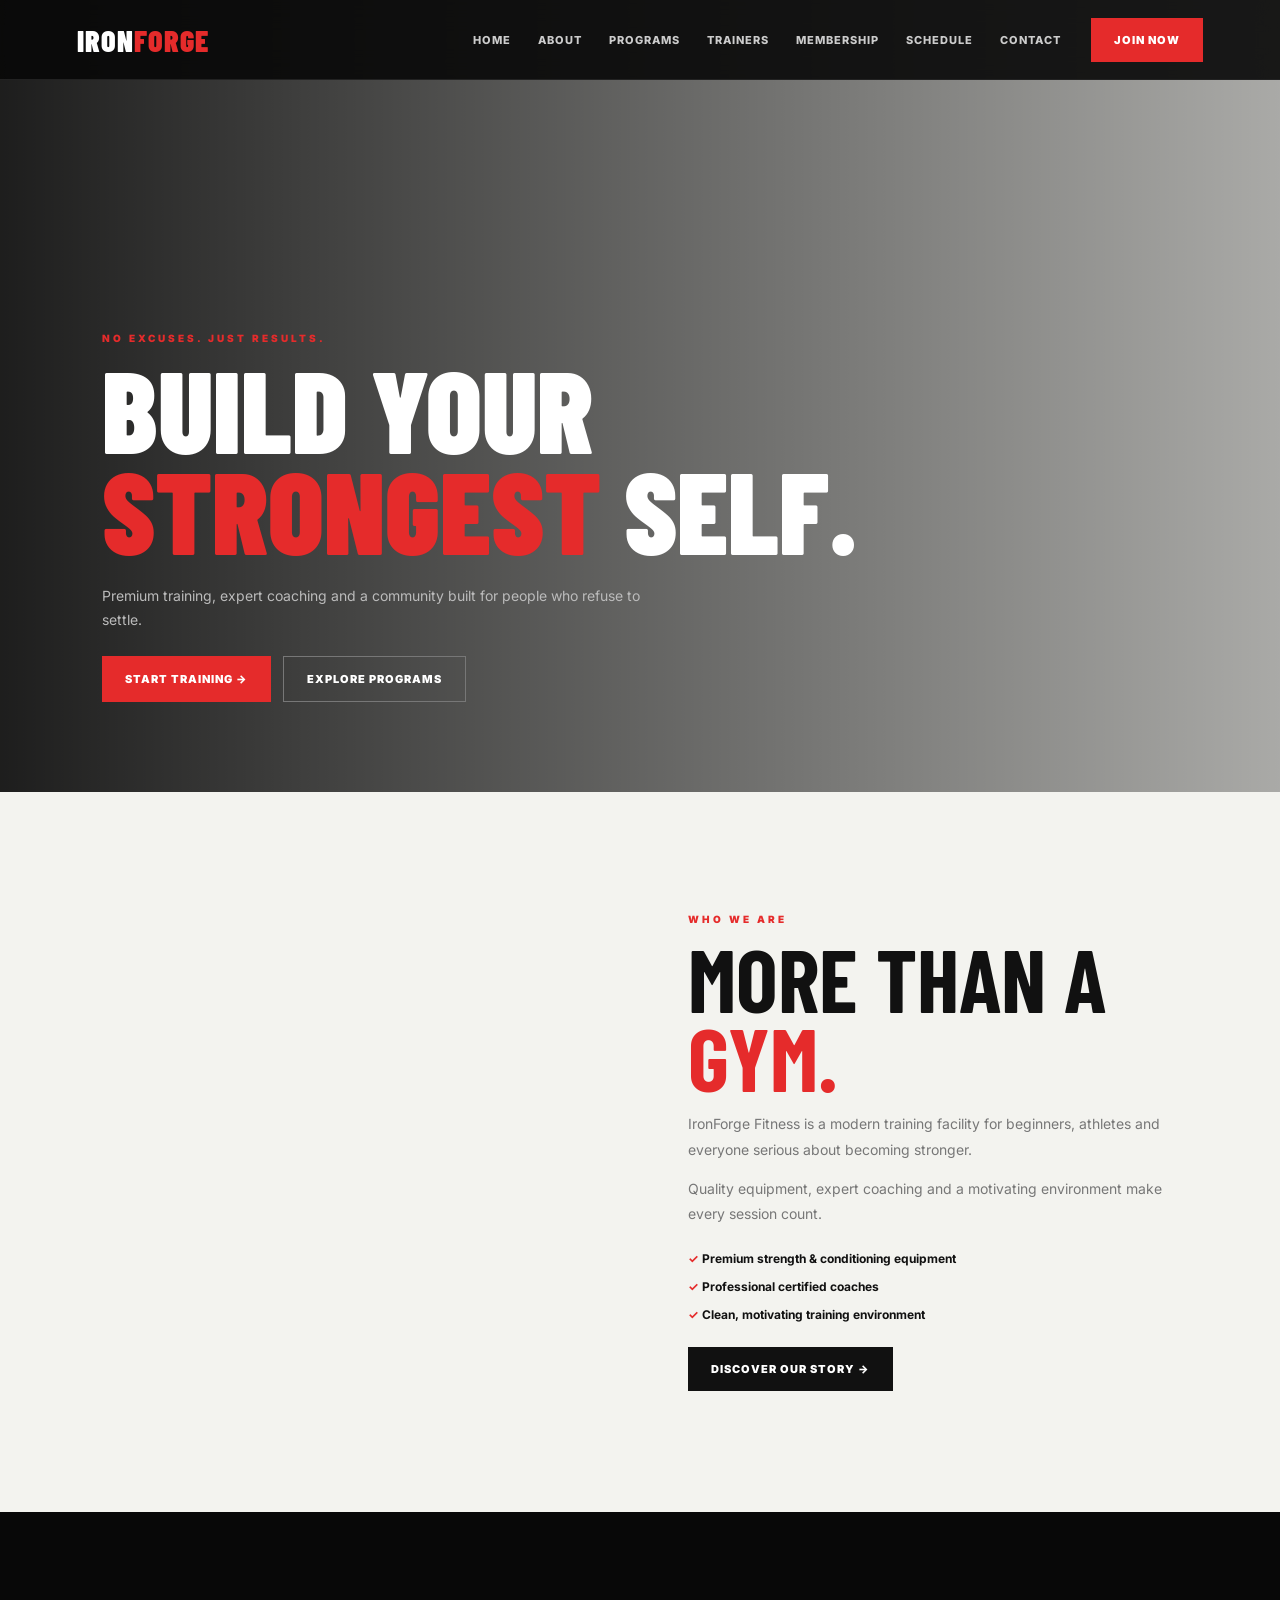
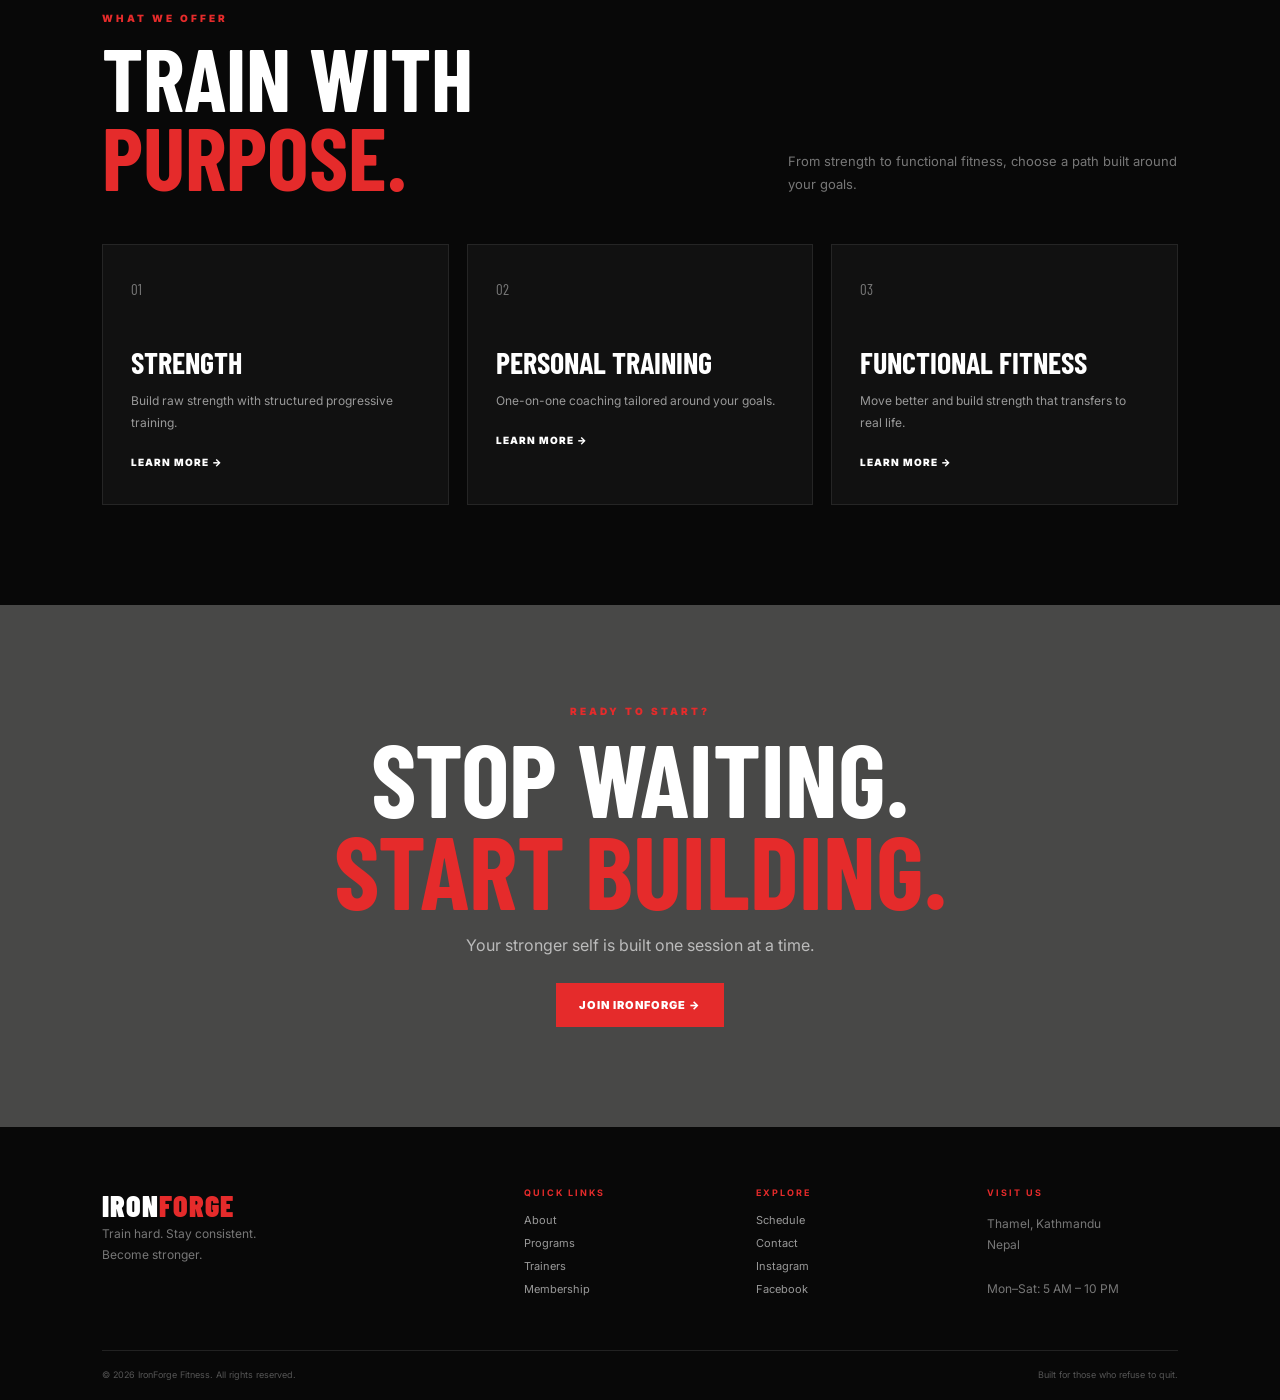
<file: index.html>
<!doctype html><html lang="en"><head><meta charset="UTF-8"><meta name="viewport" content="width=device-width,initial-scale=1.0"><title>Home | IronForge Fitness</title><link rel="preconnect" href="https://fonts.googleapis.com"><link rel="preconnect" href="https://fonts.gstatic.com" crossorigin><link href="https://fonts.googleapis.com/css2?family=Barlow+Condensed:wght@400;500;600;700;800;900&family=Inter:wght@400;500;600;700&display=swap" rel="stylesheet"><link rel="stylesheet" href="style.css"></head><body><header class="header">
<a href="index.html" class="logo">IRON<span>FORGE</span></a>
<button class="menu-toggle" aria-label="Menu"><span></span><span></span><span></span></button>
<nav class="nav">
<a href="index.html">HOME</a><a href="about.html">ABOUT</a><a href="programs.html">PROGRAMS</a><a href="trainers.html">TRAINERS</a><a href="membership.html">MEMBERSHIP</a><a href="schedule.html">SCHEDULE</a><a href="contact.html">CONTACT</a>
</nav><a href="membership.html" class="header-btn">JOIN NOW</a></header><section class="hero" style="--hero:url('https://images.unsplash.com/photo-1581009146145-b5ef050c2e1a?auto=format&fit=crop&w=2200&q=85')"><div class="hero-content reveal"><p class="eyebrow">NO EXCUSES. JUST RESULTS.</p><h1>BUILD YOUR<br><span>STRONGEST</span> SELF.</h1><p>Premium training, expert coaching and a community built for people who refuse to settle.</p><div class="hero-buttons"><a class="btn btn-primary" href="membership.html">START TRAINING →</a><a class="btn btn-outline" href="programs.html">EXPLORE PROGRAMS</a></div></div></section>
<section class="section grid-2"><div class="image reveal" style="--img:url('https://images.unsplash.com/photo-1534438327276-14e5300c3a48?auto=format&fit=crop&w=1200&q=85')"></div><div class="copy reveal"><p class="eyebrow">WHO WE ARE</p><h2>MORE THAN A <span>GYM.</span></h2><p>IronForge Fitness is a modern training facility for beginners, athletes and everyone serious about becoming stronger.</p><p>Quality equipment, expert coaching and a motivating environment make every session count.</p><div class="checks"><div>✓ Premium strength & conditioning equipment</div><div>✓ Professional certified coaches</div><div>✓ Clean, motivating training environment</div></div><a class="btn btn-dark" href="about.html">DISCOVER OUR STORY →</a></div></section>
<section class="section dark"><div class="section-heading reveal"><div><p class="eyebrow">WHAT WE OFFER</p><h2>TRAIN WITH <span>PURPOSE.</span></h2></div><p>From strength to functional fitness, choose a path built around your goals.</p></div><div class="cards"><article class="card reveal"><span class="num">01</span><h3>STRENGTH</h3><p>Build raw strength with structured progressive training.</p><a href="programs.html">LEARN MORE →</a></article><article class="card reveal"><span class="num">02</span><h3>PERSONAL TRAINING</h3><p>One-on-one coaching tailored around your goals.</p><a href="programs.html">LEARN MORE →</a></article><article class="card reveal"><span class="num">03</span><h3>FUNCTIONAL FITNESS</h3><p>Move better and build strength that transfers to real life.</p><a href="programs.html">LEARN MORE →</a></article></div></section>
<section class="cta"><p class="eyebrow">READY TO START?</p><h2>STOP WAITING.<br><span>START BUILDING.</span></h2><p>Your stronger self is built one session at a time.</p><a href="membership.html" class="btn btn-primary">JOIN IRONFORGE →</a></section><footer><div class="footer-grid"><div><a href="index.html" class="logo">IRON<span>FORGE</span></a><p>Train hard. Stay consistent.<br>Become stronger.</p></div><div><h4>QUICK LINKS</h4><a href="about.html">About</a><a href="programs.html">Programs</a><a href="trainers.html">Trainers</a><a href="membership.html">Membership</a></div><div><h4>EXPLORE</h4><a href="schedule.html">Schedule</a><a href="contact.html">Contact</a><a href="#">Instagram</a><a href="#">Facebook</a></div><div><h4>VISIT US</h4><p>Thamel, Kathmandu<br>Nepal<br><br>Mon–Sat: 5 AM – 10 PM</p></div></div><div class="footer-bottom"><span>© 2026 IronForge Fitness. All rights reserved.</span><span>Built for those who refuse to quit.</span></div></footer><script src="script.js"></script></body></html>
</file>
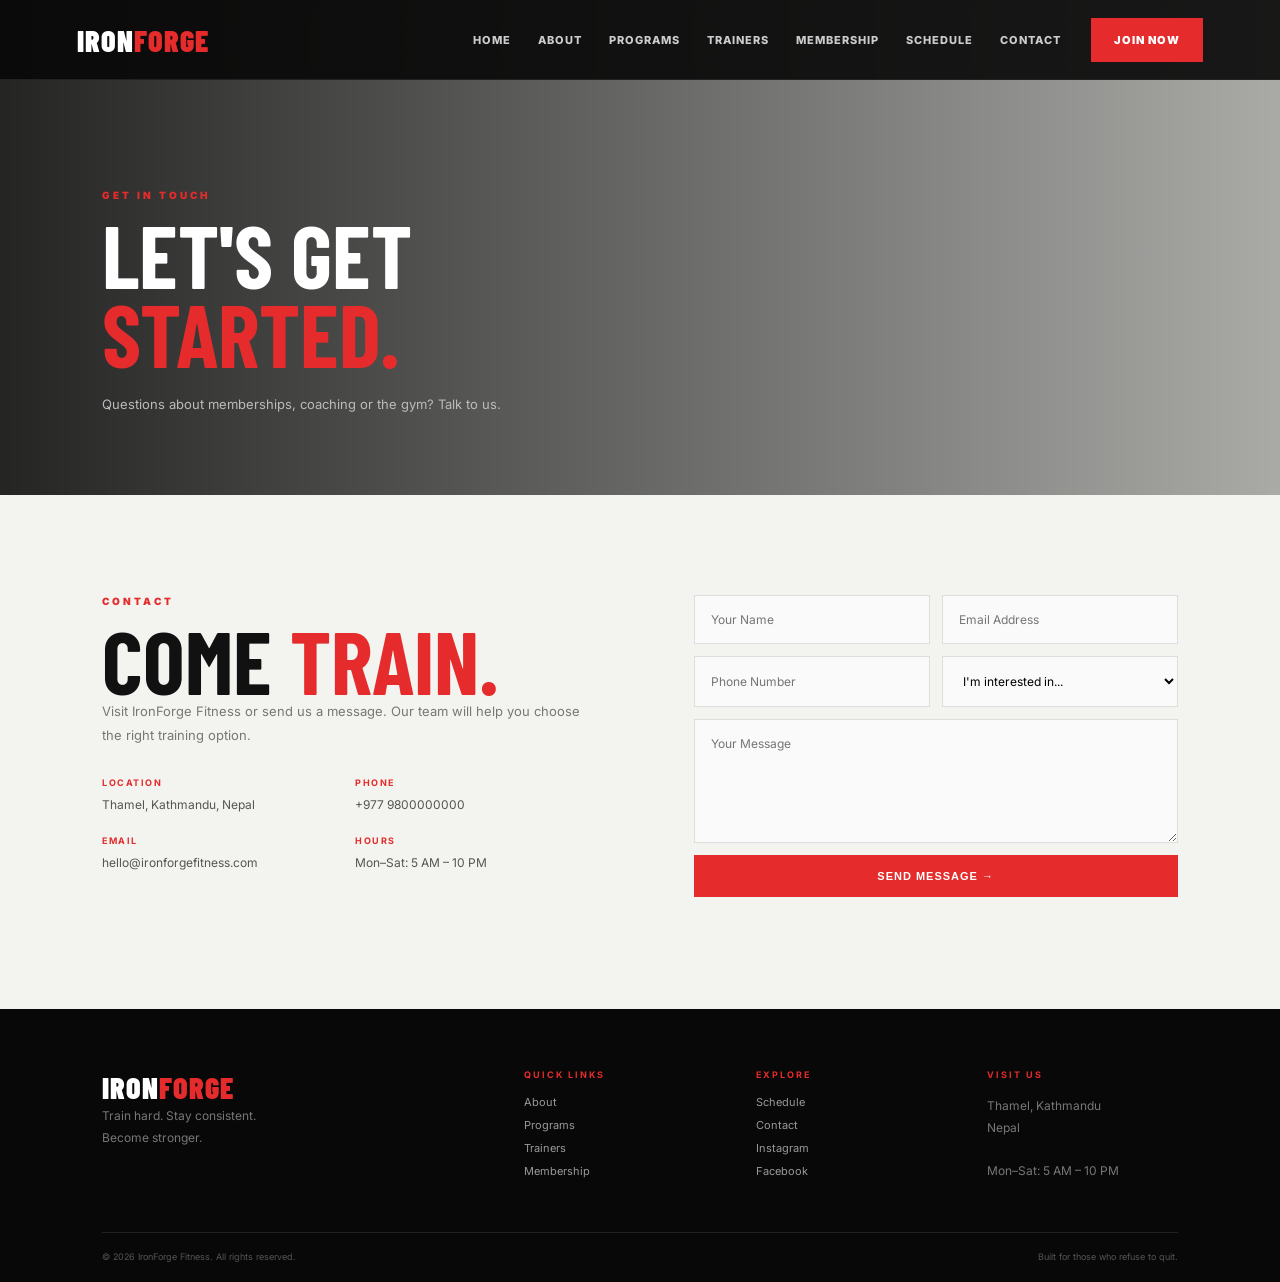
<file: contact.html>
<!doctype html><html lang="en"><head><meta charset="UTF-8"><meta name="viewport" content="width=device-width,initial-scale=1.0"><title>Contact | IronForge Fitness</title><link rel="preconnect" href="https://fonts.googleapis.com"><link rel="preconnect" href="https://fonts.gstatic.com" crossorigin><link href="https://fonts.googleapis.com/css2?family=Barlow+Condensed:wght@400;500;600;700;800;900&family=Inter:wght@400;500;600;700&display=swap" rel="stylesheet"><link rel="stylesheet" href="style.css"></head><body><header class="header">
<a href="index.html" class="logo">IRON<span>FORGE</span></a>
<button class="menu-toggle" aria-label="Menu"><span></span><span></span><span></span></button>
<nav class="nav">
<a href="index.html">HOME</a><a href="about.html">ABOUT</a><a href="programs.html">PROGRAMS</a><a href="trainers.html">TRAINERS</a><a href="membership.html">MEMBERSHIP</a><a href="schedule.html">SCHEDULE</a><a href="contact.html">CONTACT</a>
</nav><a href="membership.html" class="header-btn">JOIN NOW</a></header><section class="page-title" style="--hero:url('https://images.unsplash.com/photo-1546483875-ad9014c88eba?auto=format&fit=crop&w=2200&q=85')"><div><p class="eyebrow">GET IN TOUCH</p><h1>LET'S GET<br><span>STARTED.</span></h1><p>Questions about memberships, coaching or the gym? Talk to us.</p></div></section>
<section class="section form-wrap"><div class="details reveal"><p class="eyebrow">CONTACT</p><h2>COME <span>TRAIN.</span></h2><p>Visit IronForge Fitness or send us a message. Our team will help you choose the right training option.</p><div class="details-list"><div><strong>LOCATION</strong><span>Thamel, Kathmandu, Nepal</span></div><div><strong>PHONE</strong><span>+977 9800000000</span></div><div><strong>EMAIL</strong><span>hello@ironforgefitness.com</span></div><div><strong>HOURS</strong><span>Mon–Sat: 5 AM – 10 PM</span></div></div></div><form class="contact-form reveal" id="contactForm"><input required placeholder="Your Name"><input required type="email" placeholder="Email Address"><input placeholder="Phone Number"><select><option>I'm interested in...</option><option>Gym Membership</option><option>Personal Training</option><option>Group Training</option></select><textarea rows="6" placeholder="Your Message"></textarea><button class="btn btn-primary" type="submit">SEND MESSAGE →</button><p class="message"></p></form></section><footer><div class="footer-grid"><div><a href="index.html" class="logo">IRON<span>FORGE</span></a><p>Train hard. Stay consistent.<br>Become stronger.</p></div><div><h4>QUICK LINKS</h4><a href="about.html">About</a><a href="programs.html">Programs</a><a href="trainers.html">Trainers</a><a href="membership.html">Membership</a></div><div><h4>EXPLORE</h4><a href="schedule.html">Schedule</a><a href="contact.html">Contact</a><a href="#">Instagram</a><a href="#">Facebook</a></div><div><h4>VISIT US</h4><p>Thamel, Kathmandu<br>Nepal<br><br>Mon–Sat: 5 AM – 10 PM</p></div></div><div class="footer-bottom"><span>© 2026 IronForge Fitness. All rights reserved.</span><span>Built for those who refuse to quit.</span></div></footer><script src="script.js"></script></body></html>
</file>
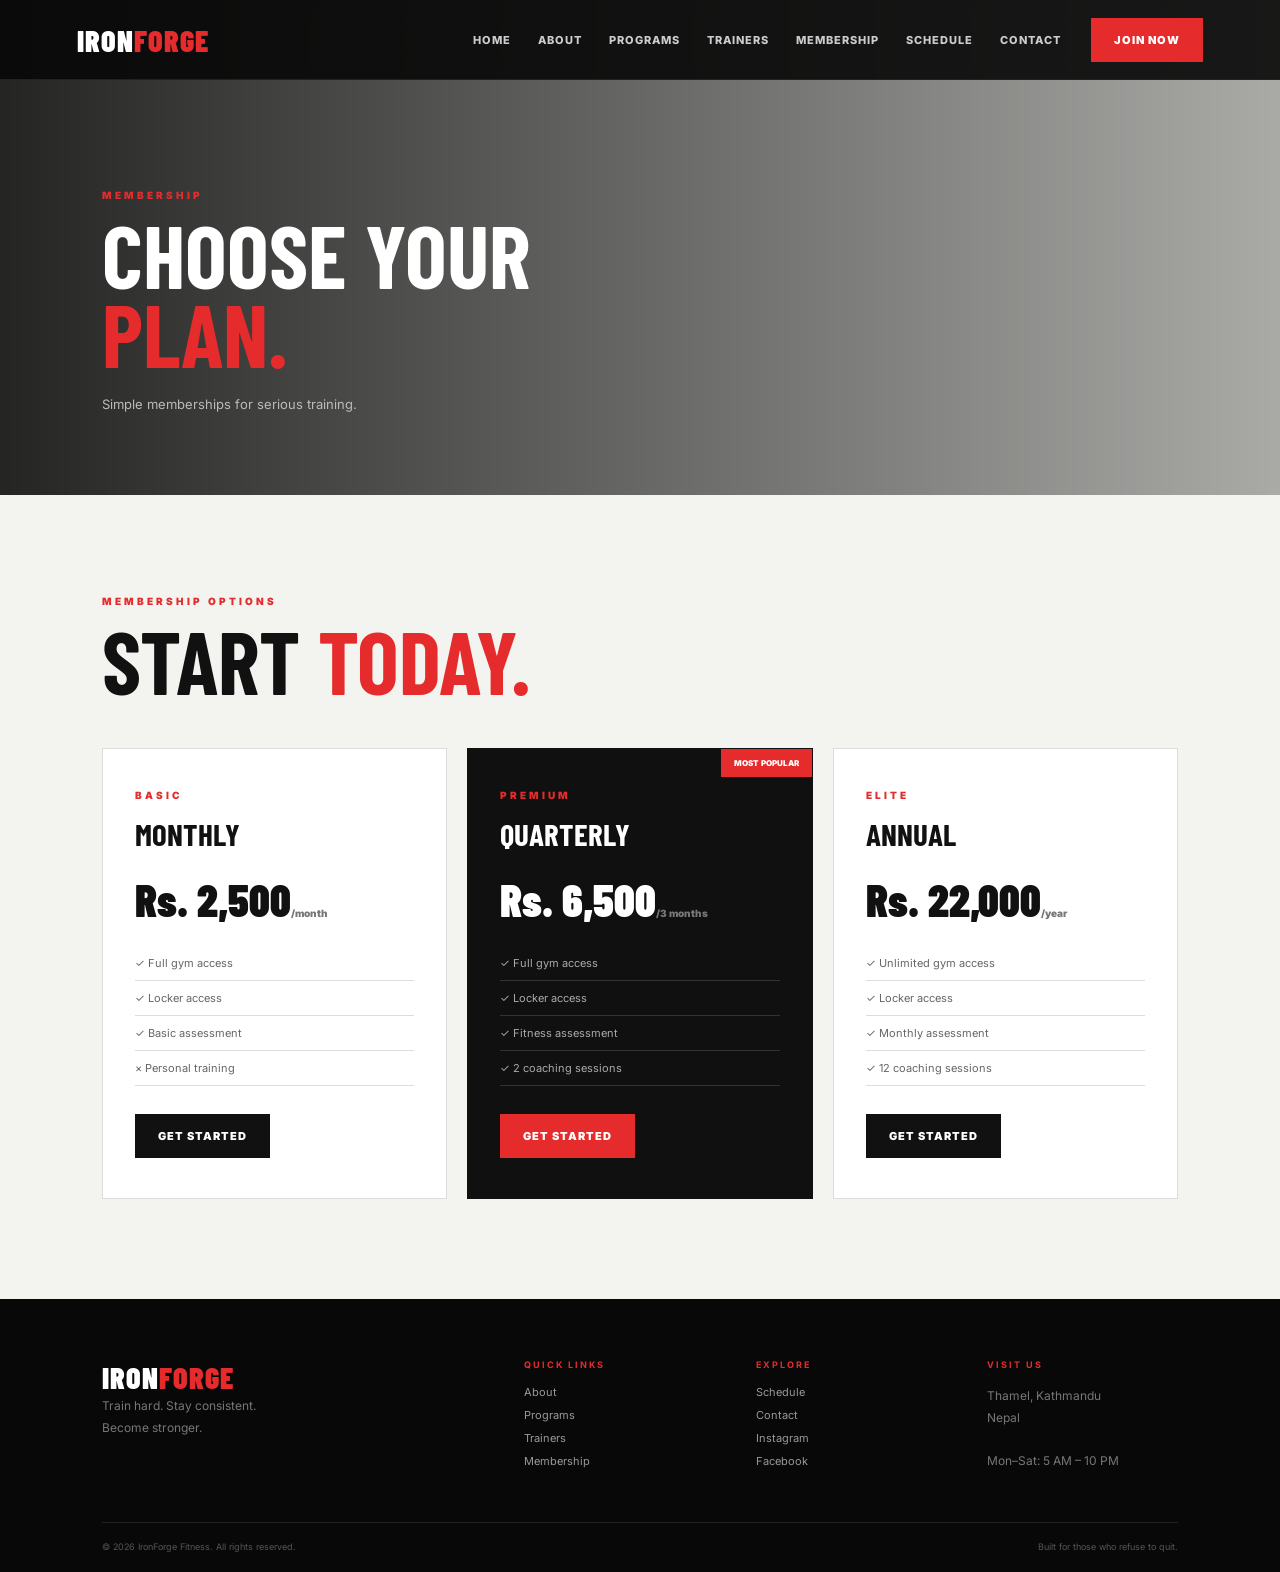
<file: membership.html>
<!doctype html><html lang="en"><head><meta charset="UTF-8"><meta name="viewport" content="width=device-width,initial-scale=1.0"><title>Membership | IronForge Fitness</title><link rel="preconnect" href="https://fonts.googleapis.com"><link rel="preconnect" href="https://fonts.gstatic.com" crossorigin><link href="https://fonts.googleapis.com/css2?family=Barlow+Condensed:wght@400;500;600;700;800;900&family=Inter:wght@400;500;600;700&display=swap" rel="stylesheet"><link rel="stylesheet" href="style.css"></head><body><header class="header">
<a href="index.html" class="logo">IRON<span>FORGE</span></a>
<button class="menu-toggle" aria-label="Menu"><span></span><span></span><span></span></button>
<nav class="nav">
<a href="index.html">HOME</a><a href="about.html">ABOUT</a><a href="programs.html">PROGRAMS</a><a href="trainers.html">TRAINERS</a><a href="membership.html">MEMBERSHIP</a><a href="schedule.html">SCHEDULE</a><a href="contact.html">CONTACT</a>
</nav><a href="membership.html" class="header-btn">JOIN NOW</a></header><section class="page-title" style="--hero:url('https://images.unsplash.com/photo-1546483875-ad9014c88eba?auto=format&fit=crop&w=2200&q=85')"><div><p class="eyebrow">MEMBERSHIP</p><h1>CHOOSE YOUR<br><span>PLAN.</span></h1><p>Simple memberships for serious training.</p></div></section>
<section class="section"><div class="section-heading"><div><p class="eyebrow">MEMBERSHIP OPTIONS</p><h2>START <span>TODAY.</span></h2></div></div><div class="prices"><article class="price reveal"><p class="eyebrow">BASIC</p><h3>MONTHLY</h3><div class="amount">Rs. 2,500<small>/month</small></div><ul><li>✓ Full gym access</li><li>✓ Locker access</li><li>✓ Basic assessment</li><li>× Personal training</li></ul><a href="contact.html" class="btn btn-dark">GET STARTED</a></article><article class="price featured reveal"><div class="tag">MOST POPULAR</div><p class="eyebrow">PREMIUM</p><h3>QUARTERLY</h3><div class="amount">Rs. 6,500<small>/3 months</small></div><ul><li>✓ Full gym access</li><li>✓ Locker access</li><li>✓ Fitness assessment</li><li>✓ 2 coaching sessions</li></ul><a href="contact.html" class="btn btn-primary">GET STARTED</a></article><article class="price reveal"><p class="eyebrow">ELITE</p><h3>ANNUAL</h3><div class="amount">Rs. 22,000<small>/year</small></div><ul><li>✓ Unlimited gym access</li><li>✓ Locker access</li><li>✓ Monthly assessment</li><li>✓ 12 coaching sessions</li></ul><a href="contact.html" class="btn btn-dark">GET STARTED</a></article></div></section><footer><div class="footer-grid"><div><a href="index.html" class="logo">IRON<span>FORGE</span></a><p>Train hard. Stay consistent.<br>Become stronger.</p></div><div><h4>QUICK LINKS</h4><a href="about.html">About</a><a href="programs.html">Programs</a><a href="trainers.html">Trainers</a><a href="membership.html">Membership</a></div><div><h4>EXPLORE</h4><a href="schedule.html">Schedule</a><a href="contact.html">Contact</a><a href="#">Instagram</a><a href="#">Facebook</a></div><div><h4>VISIT US</h4><p>Thamel, Kathmandu<br>Nepal<br><br>Mon–Sat: 5 AM – 10 PM</p></div></div><div class="footer-bottom"><span>© 2026 IronForge Fitness. All rights reserved.</span><span>Built for those who refuse to quit.</span></div></footer><script src="script.js"></script></body></html>
</file>
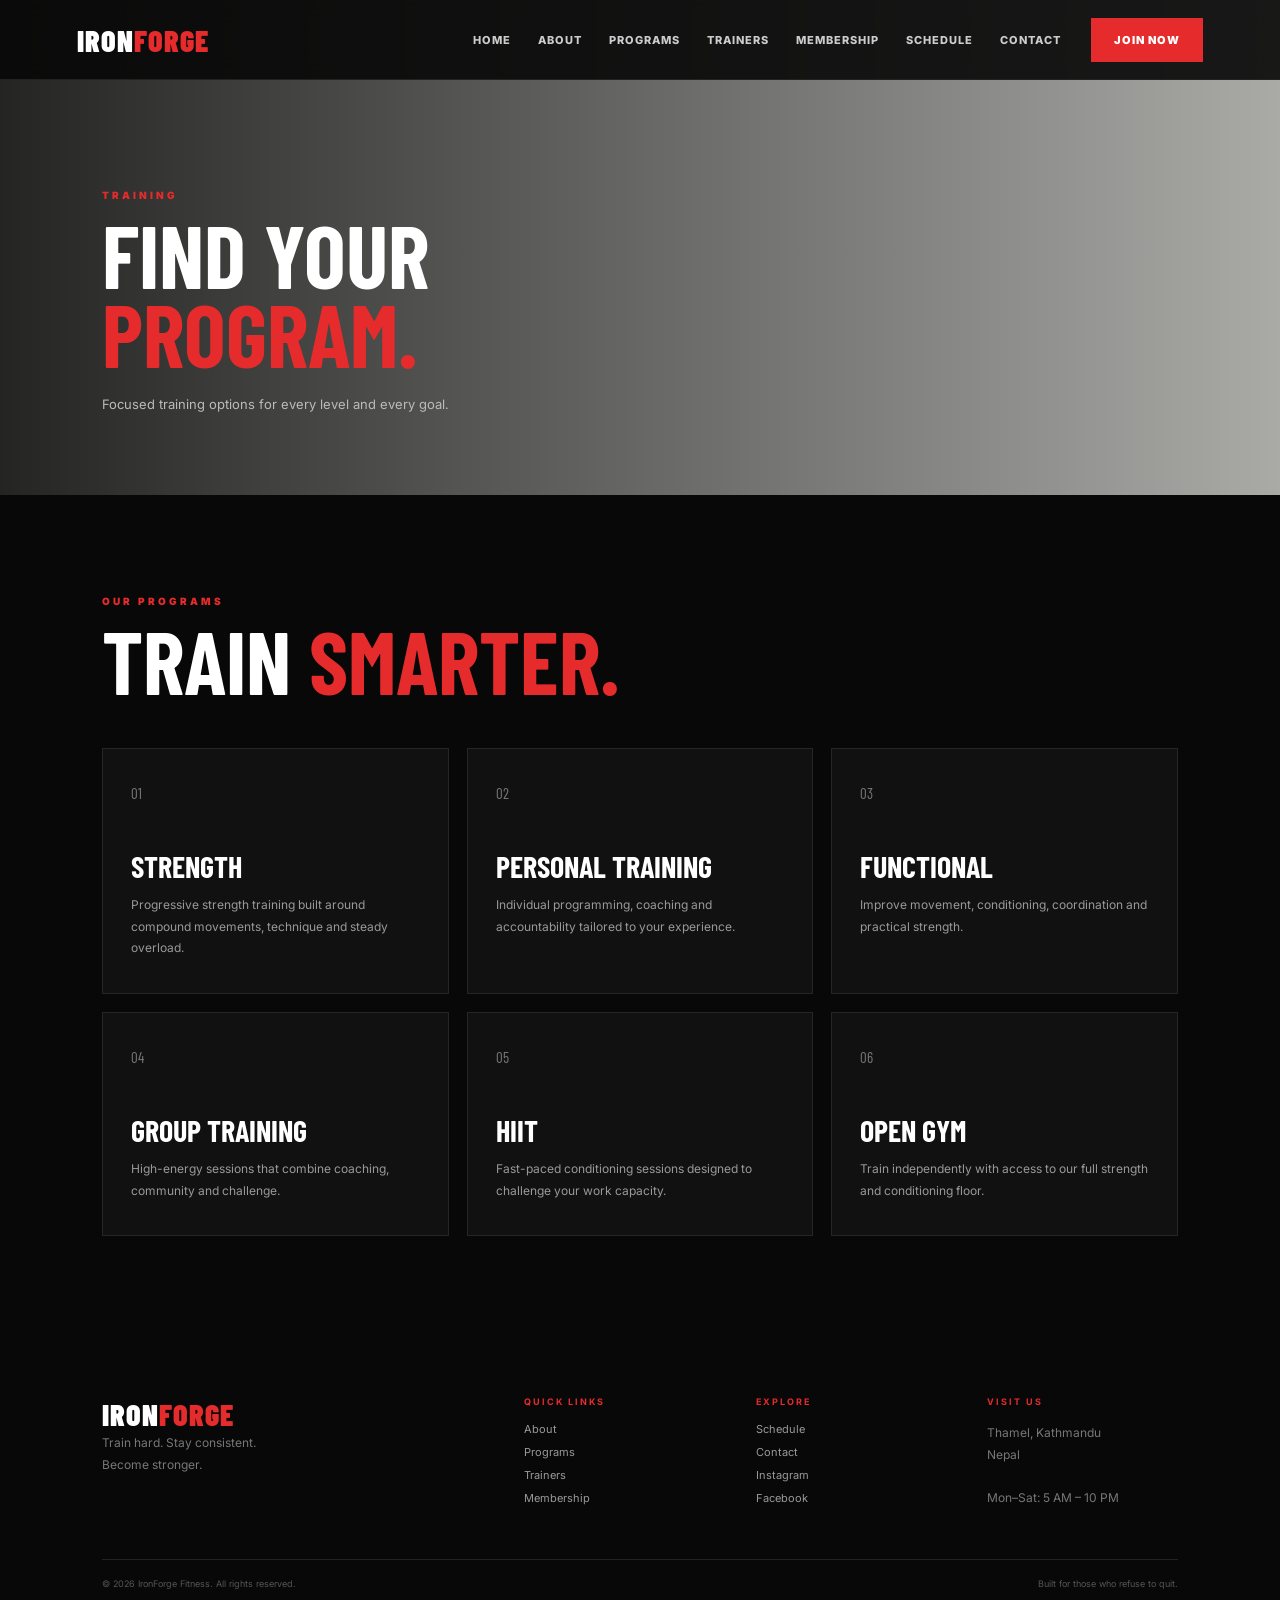
<file: programs.html>
<!doctype html><html lang="en"><head><meta charset="UTF-8"><meta name="viewport" content="width=device-width,initial-scale=1.0"><title>Programs | IronForge Fitness</title><link rel="preconnect" href="https://fonts.googleapis.com"><link rel="preconnect" href="https://fonts.gstatic.com" crossorigin><link href="https://fonts.googleapis.com/css2?family=Barlow+Condensed:wght@400;500;600;700;800;900&family=Inter:wght@400;500;600;700&display=swap" rel="stylesheet"><link rel="stylesheet" href="style.css"></head><body><header class="header">
<a href="index.html" class="logo">IRON<span>FORGE</span></a>
<button class="menu-toggle" aria-label="Menu"><span></span><span></span><span></span></button>
<nav class="nav">
<a href="index.html">HOME</a><a href="about.html">ABOUT</a><a href="programs.html">PROGRAMS</a><a href="trainers.html">TRAINERS</a><a href="membership.html">MEMBERSHIP</a><a href="schedule.html">SCHEDULE</a><a href="contact.html">CONTACT</a>
</nav><a href="membership.html" class="header-btn">JOIN NOW</a></header><section class="page-title" style="--hero:url('https://images.unsplash.com/photo-1583454110551-21f2fa2afe61?auto=format&fit=crop&w=2200&q=85')"><div><p class="eyebrow">TRAINING</p><h1>FIND YOUR<br><span>PROGRAM.</span></h1><p>Focused training options for every level and every goal.</p></div></section>
<section class="section dark"><div class="section-heading"><div><p class="eyebrow">OUR PROGRAMS</p><h2>TRAIN <span>SMARTER.</span></h2></div></div><div class="cards"><article class="card reveal"><span class="num">01</span><h3>STRENGTH</h3><p>Progressive strength training built around compound movements, technique and steady overload.</p></article><article class="card reveal"><span class="num">02</span><h3>PERSONAL TRAINING</h3><p>Individual programming, coaching and accountability tailored to your experience.</p></article><article class="card reveal"><span class="num">03</span><h3>FUNCTIONAL</h3><p>Improve movement, conditioning, coordination and practical strength.</p></article><article class="card reveal"><span class="num">04</span><h3>GROUP TRAINING</h3><p>High-energy sessions that combine coaching, community and challenge.</p></article><article class="card reveal"><span class="num">05</span><h3>HIIT</h3><p>Fast-paced conditioning sessions designed to challenge your work capacity.</p></article><article class="card reveal"><span class="num">06</span><h3>OPEN GYM</h3><p>Train independently with access to our full strength and conditioning floor.</p></article></div></section><footer><div class="footer-grid"><div><a href="index.html" class="logo">IRON<span>FORGE</span></a><p>Train hard. Stay consistent.<br>Become stronger.</p></div><div><h4>QUICK LINKS</h4><a href="about.html">About</a><a href="programs.html">Programs</a><a href="trainers.html">Trainers</a><a href="membership.html">Membership</a></div><div><h4>EXPLORE</h4><a href="schedule.html">Schedule</a><a href="contact.html">Contact</a><a href="#">Instagram</a><a href="#">Facebook</a></div><div><h4>VISIT US</h4><p>Thamel, Kathmandu<br>Nepal<br><br>Mon–Sat: 5 AM – 10 PM</p></div></div><div class="footer-bottom"><span>© 2026 IronForge Fitness. All rights reserved.</span><span>Built for those who refuse to quit.</span></div></footer><script src="script.js"></script></body></html>
</file>
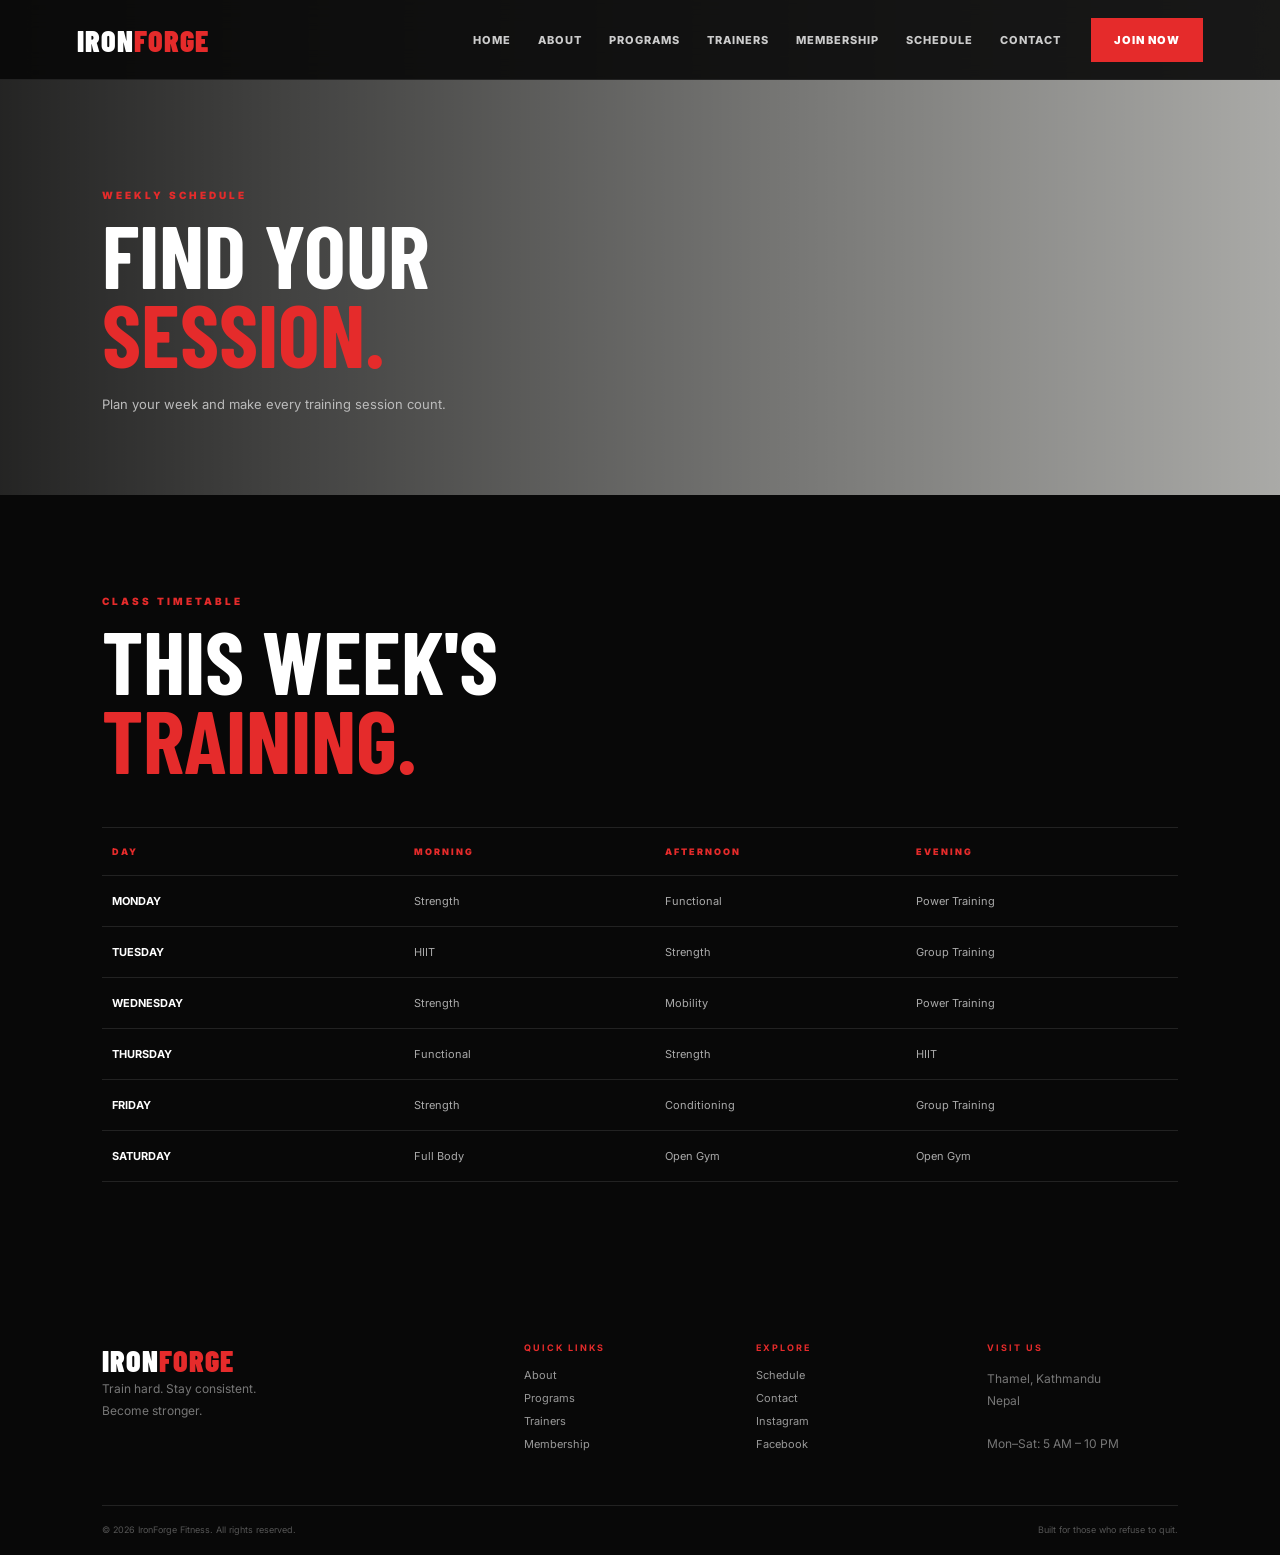
<file: schedule.html>
<!doctype html><html lang="en"><head><meta charset="UTF-8"><meta name="viewport" content="width=device-width,initial-scale=1.0"><title>Schedule | IronForge Fitness</title><link rel="preconnect" href="https://fonts.googleapis.com"><link rel="preconnect" href="https://fonts.gstatic.com" crossorigin><link href="https://fonts.googleapis.com/css2?family=Barlow+Condensed:wght@400;500;600;700;800;900&family=Inter:wght@400;500;600;700&display=swap" rel="stylesheet"><link rel="stylesheet" href="style.css"></head><body><header class="header">
<a href="index.html" class="logo">IRON<span>FORGE</span></a>
<button class="menu-toggle" aria-label="Menu"><span></span><span></span><span></span></button>
<nav class="nav">
<a href="index.html">HOME</a><a href="about.html">ABOUT</a><a href="programs.html">PROGRAMS</a><a href="trainers.html">TRAINERS</a><a href="membership.html">MEMBERSHIP</a><a href="schedule.html">SCHEDULE</a><a href="contact.html">CONTACT</a>
</nav><a href="membership.html" class="header-btn">JOIN NOW</a></header><section class="page-title" style="--hero:url('https://images.unsplash.com/photo-1534438327276-14e5300c3a48?auto=format&fit=crop&w=2200&q=85')"><div><p class="eyebrow">WEEKLY SCHEDULE</p><h1>FIND YOUR<br><span>SESSION.</span></h1><p>Plan your week and make every training session count.</p></div></section>
<section class="section dark"><div class="section-heading"><div><p class="eyebrow">CLASS TIMETABLE</p><h2>THIS WEEK'S<br><span>TRAINING.</span></h2></div></div><div class="schedule reveal"><div class="head"><span>DAY</span><span>MORNING</span><span>AFTERNOON</span><span>EVENING</span></div><div><b>MONDAY</b><span>Strength</span><span>Functional</span><span>Power Training</span></div><div><b>TUESDAY</b><span>HIIT</span><span>Strength</span><span>Group Training</span></div><div><b>WEDNESDAY</b><span>Strength</span><span>Mobility</span><span>Power Training</span></div><div><b>THURSDAY</b><span>Functional</span><span>Strength</span><span>HIIT</span></div><div><b>FRIDAY</b><span>Strength</span><span>Conditioning</span><span>Group Training</span></div><div><b>SATURDAY</b><span>Full Body</span><span>Open Gym</span><span>Open Gym</span></div></div></section><footer><div class="footer-grid"><div><a href="index.html" class="logo">IRON<span>FORGE</span></a><p>Train hard. Stay consistent.<br>Become stronger.</p></div><div><h4>QUICK LINKS</h4><a href="about.html">About</a><a href="programs.html">Programs</a><a href="trainers.html">Trainers</a><a href="membership.html">Membership</a></div><div><h4>EXPLORE</h4><a href="schedule.html">Schedule</a><a href="contact.html">Contact</a><a href="#">Instagram</a><a href="#">Facebook</a></div><div><h4>VISIT US</h4><p>Thamel, Kathmandu<br>Nepal<br><br>Mon–Sat: 5 AM – 10 PM</p></div></div><div class="footer-bottom"><span>© 2026 IronForge Fitness. All rights reserved.</span><span>Built for those who refuse to quit.</span></div></footer><script src="script.js"></script></body></html>
</file>
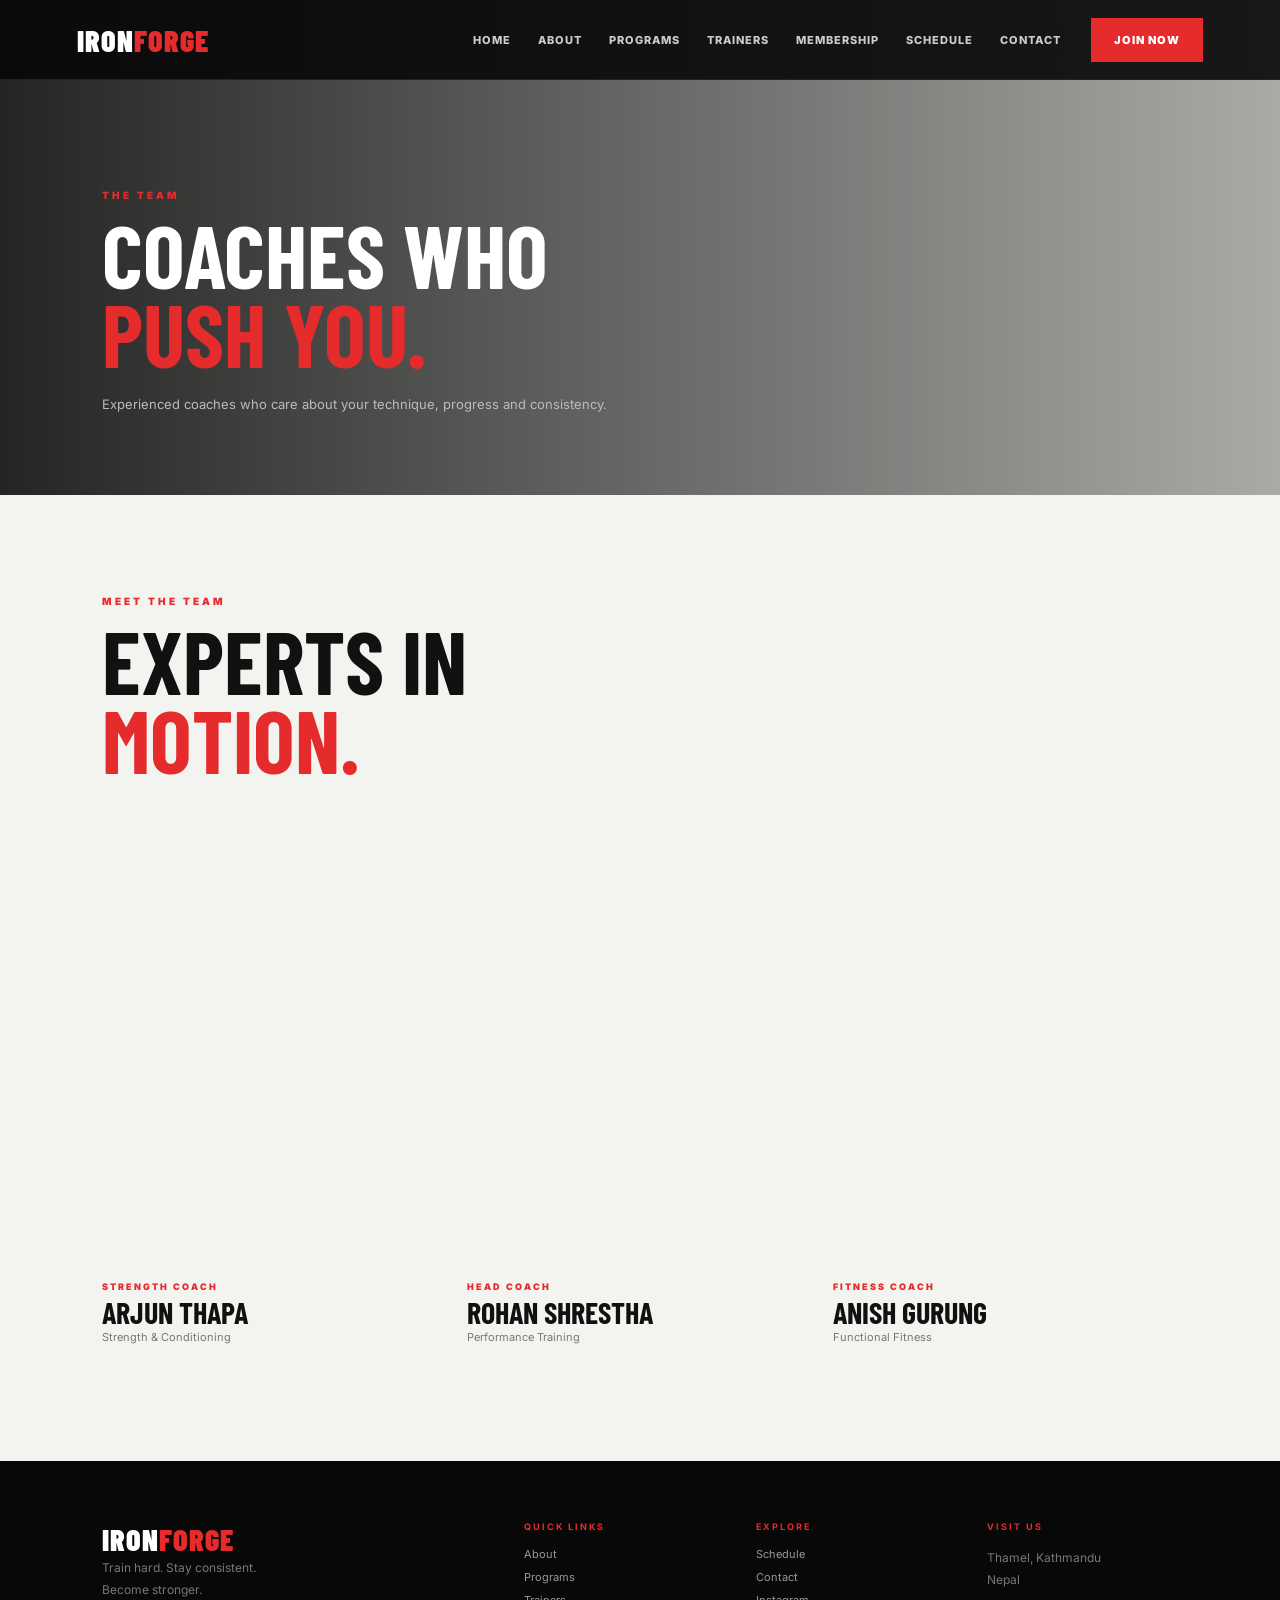
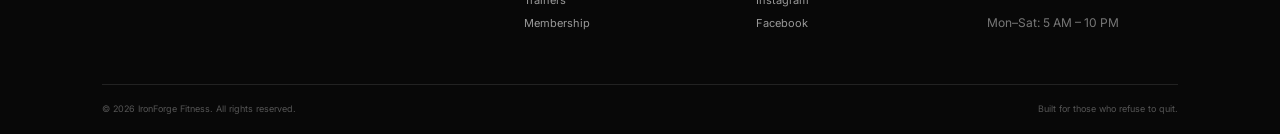
<file: trainers.html>
<!doctype html><html lang="en"><head><meta charset="UTF-8"><meta name="viewport" content="width=device-width,initial-scale=1.0"><title>Trainers | IronForge Fitness</title><link rel="preconnect" href="https://fonts.googleapis.com"><link rel="preconnect" href="https://fonts.gstatic.com" crossorigin><link href="https://fonts.googleapis.com/css2?family=Barlow+Condensed:wght@400;500;600;700;800;900&family=Inter:wght@400;500;600;700&display=swap" rel="stylesheet"><link rel="stylesheet" href="style.css"></head><body><header class="header">
<a href="index.html" class="logo">IRON<span>FORGE</span></a>
<button class="menu-toggle" aria-label="Menu"><span></span><span></span><span></span></button>
<nav class="nav">
<a href="index.html">HOME</a><a href="about.html">ABOUT</a><a href="programs.html">PROGRAMS</a><a href="trainers.html">TRAINERS</a><a href="membership.html">MEMBERSHIP</a><a href="schedule.html">SCHEDULE</a><a href="contact.html">CONTACT</a>
</nav><a href="membership.html" class="header-btn">JOIN NOW</a></header><section class="page-title" style="--hero:url('https://images.unsplash.com/photo-1571019613454-1cb2f99b2d8b?auto=format&fit=crop&w=2200&q=85')"><div><p class="eyebrow">THE TEAM</p><h1>COACHES WHO<br><span>PUSH YOU.</span></h1><p>Experienced coaches who care about your technique, progress and consistency.</p></div></section>
<section class="section"><div class="section-heading"><div><p class="eyebrow">MEET THE TEAM</p><h2>EXPERTS IN<br><span>MOTION.</span></h2></div></div><div class="people"><article class="person reveal"><div class="person-photo" style="--img:url('https://images.unsplash.com/photo-1583454110551-21f2fa2afe61?auto=format&fit=crop&w=1000&q=85')"></div><div class="person-info"><small>STRENGTH COACH</small><h3>ARJUN THAPA</h3><p>Strength & Conditioning</p></div></article><article class="person reveal"><div class="person-photo" style="--img:url('https://images.unsplash.com/photo-1571019613454-1cb2f99b2d8b?auto=format&fit=crop&w=1000&q=85')"></div><div class="person-info"><small>HEAD COACH</small><h3>ROHAN SHRESTHA</h3><p>Performance Training</p></div></article><article class="person reveal"><div class="person-photo" style="--img:url('https://images.unsplash.com/photo-1581009146145-b5ef050c2e1a?auto=format&fit=crop&w=1000&q=85')"></div><div class="person-info"><small>FITNESS COACH</small><h3>ANISH GURUNG</h3><p>Functional Fitness</p></div></article></div></section><footer><div class="footer-grid"><div><a href="index.html" class="logo">IRON<span>FORGE</span></a><p>Train hard. Stay consistent.<br>Become stronger.</p></div><div><h4>QUICK LINKS</h4><a href="about.html">About</a><a href="programs.html">Programs</a><a href="trainers.html">Trainers</a><a href="membership.html">Membership</a></div><div><h4>EXPLORE</h4><a href="schedule.html">Schedule</a><a href="contact.html">Contact</a><a href="#">Instagram</a><a href="#">Facebook</a></div><div><h4>VISIT US</h4><p>Thamel, Kathmandu<br>Nepal<br><br>Mon–Sat: 5 AM – 10 PM</p></div></div><div class="footer-bottom"><span>© 2026 IronForge Fitness. All rights reserved.</span><span>Built for those who refuse to quit.</span></div></footer><script src="script.js"></script></body></html>
</file>
<file: style.css>
*{margin:0;padding:0;box-sizing:border-box}
:root{--red:#e52b2b;--black:#080808;--dark:#111;--light:#f3f3ef;--muted:#777}
html{scroll-behavior:smooth}body{font-family:Inter,Arial,sans-serif;background:var(--light);color:#111;overflow-x:hidden}a{text-decoration:none;color:inherit}
.header{height:80px;position:fixed;top:0;left:0;right:0;z-index:100;background:rgba(8,8,8,.9);backdrop-filter:blur(14px);display:flex;align-items:center;padding:0 6%;border-bottom:1px solid #222;transition:.3s}.header.scrolled{height:66px;background:#080808}
.logo{font-family:"Barlow Condensed";font-size:30px;font-weight:900;color:#fff;letter-spacing:1px}.logo span{color:var(--red)}
.nav{display:flex;gap:27px;margin-left:auto;margin-right:30px}.nav a{font-size:11px;font-weight:800;letter-spacing:1px;color:#ccc}.nav a:hover,.nav a.active{color:var(--red)}
.header-btn,.btn{display:inline-flex;align-items:center;justify-content:center;padding:15px 23px;font-size:11px;font-weight:900;letter-spacing:1px;border:0;cursor:pointer;transition:.25s}.header-btn,.btn-primary{background:var(--red);color:#fff}.header-btn:hover,.btn-primary:hover{background:#fff;color:#111;transform:translateY(-2px)}.btn-dark{background:#111;color:#fff}.btn-dark:hover{background:var(--red)}
.menu-toggle{display:none;background:none;border:0;margin-left:auto}.menu-toggle span{display:block;width:25px;height:2px;background:white;margin:5px}
.hero{min-height:88vh;margin:0;display:flex;align-items:end;padding:140px 8% 90px;color:white;background:linear-gradient(90deg,rgba(0,0,0,.88),rgba(0,0,0,.3)),var(--hero) center/cover;position:relative}.hero-content{max-width:850px}.eyebrow{color:var(--red);font-size:10px;font-weight:900;letter-spacing:3px;margin-bottom:14px}.hero h1{font-family:"Barlow Condensed";font-size:clamp(65px,9vw,125px);font-weight:900;line-height:.88}.hero h1 span,h1 span,h2 span{color:var(--red)}.hero p:not(.eyebrow){color:#bbb;max-width:580px;line-height:1.7;font-size:14px;margin:24px 0}.hero-buttons{display:flex;gap:12px;flex-wrap:wrap}.btn-outline{border:1px solid #777;color:#fff}.btn-outline:hover{background:#fff;color:#111}
.section{padding:100px 8%}.section-heading{display:flex;justify-content:space-between;align-items:end;gap:40px;margin-bottom:48px}.section-heading>p{max-width:390px;color:var(--muted);font-size:13px;line-height:1.8}.section h2,.page-title h1{font-family:"Barlow Condensed";font-size:clamp(55px,7vw,88px);line-height:.9}
.dark{background:var(--black);color:#fff}.grid-2{display:grid;grid-template-columns:1fr 1fr;gap:9%;align-items:center}.image{min-height:520px;background:var(--img) center/cover}.copy>p:not(.eyebrow){font-size:14px;line-height:1.8;color:#777;margin:14px 0}.dark .copy>p:not(.eyebrow){color:#aaa}.checks{margin:25px 0}.checks div{font-size:12px;font-weight:700;margin:13px 0}.checks div:first-letter{color:var(--red)}
.cards{display:grid;grid-template-columns:repeat(3,1fr);gap:18px}.card{background:#fff;border:1px solid #ddd;padding:34px 28px;transition:.3s}.dark .card{background:#111;border-color:#252525}.card:hover{transform:translateY(-7px);border-color:var(--red)}.card .num{font-family:"Barlow Condensed";color:#777;font-size:15px}.card h3{font-family:"Barlow Condensed";font-size:30px;margin:45px 0 10px}.card p{font-size:12px;line-height:1.8;color:#777}.dark .card p{color:#999}.card a{display:inline-block;margin-top:22px;font-size:10px;font-weight:900;letter-spacing:1px}
.banner{padding:90px 8%;color:#fff;background:linear-gradient(90deg,rgba(0,0,0,.9),rgba(0,0,0,.4)),var(--bg) center/cover}.banner h2{font-family:"Barlow Condensed";font-size:clamp(55px,7vw,90px);line-height:.9}.banner p{max-width:520px;color:#bbb;line-height:1.8;font-size:13px;margin:20px 0}
.people{display:grid;grid-template-columns:repeat(3,1fr);gap:20px}.person-photo{height:430px;background:var(--img) center/cover;filter:grayscale(1);transition:.4s}.person:hover .person-photo{filter:none}.person-info{padding:17px 0}.person-info small{font-size:9px;color:var(--red);font-weight:900;letter-spacing:2px}.person-info h3{font-family:"Barlow Condensed";font-size:30px}.person-info p{font-size:11px;color:#777}
.schedule{border-top:1px solid #222}.schedule>div{display:grid;grid-template-columns:1.2fr 1fr 1fr 1fr;padding:18px 10px;border-bottom:1px solid #222;font-size:11px;color:#aaa}.schedule .head{color:var(--red);font-size:9px;letter-spacing:2px;font-weight:900}.schedule b{color:#fff}
.prices{display:grid;grid-template-columns:repeat(3,1fr);gap:20px;max-width:1100px;margin:auto}.price{background:#fff;padding:40px 32px;border:1px solid #ddd;position:relative}.price.featured{background:#101010;color:#fff;border-color:#101010;transform:translateY(-10px)}.tag{position:absolute;right:0;top:0;background:var(--red);color:#fff;padding:9px 13px;font-size:8px;font-weight:900}.price h3{font-family:"Barlow Condensed";font-size:31px}.amount{font-family:"Barlow Condensed";font-size:45px;font-weight:900;margin:20px 0}.amount small{font-family:Inter;font-size:10px;color:#777}.price ul{list-style:none;margin:20px 0 28px}.price li{font-size:11px;padding:10px 0;border-bottom:1px solid #ddd;color:#666}.featured li{color:#aaa;border-color:#333}
.form-wrap{display:grid;grid-template-columns:1fr 1fr;gap:10%}.details>p:not(.eyebrow){color:#777;font-size:13px;line-height:1.8;max-width:500px}.details-list{margin-top:30px;display:grid;grid-template-columns:1fr 1fr;gap:22px}.details-list strong{display:block;font-size:9px;color:var(--red);letter-spacing:1.5px;margin-bottom:5px}.details-list span{font-size:12px;color:#555}.contact-form{display:grid;grid-template-columns:1fr 1fr;gap:12px}.contact-form input,.contact-form textarea,.contact-form select{width:100%;padding:16px;border:1px solid #ddd;background:#fafafa;outline:0;font:12px Inter}.contact-form textarea,.contact-form button,.message{grid-column:1/-1}
.cta{text-align:center;color:#fff;padding:100px 8%;background:linear-gradient(rgba(0,0,0,.7),rgba(0,0,0,.7)),url("https://images.unsplash.com/photo-1546483875-ad9014c88eba?auto=format&fit=crop&w=2200&q=85") center/cover}.cta h2{font-family:"Barlow Condensed";font-size:clamp(60px,8vw,105px);line-height:.9}.cta p:not(.eyebrow){color:#bbb;margin:20px 0 28px}
footer{background:#080808;color:#fff;padding:60px 8% 20px}.footer-grid{display:grid;grid-template-columns:2fr 1fr 1fr 1fr;gap:40px;padding-bottom:45px}.footer-grid h4{font-size:9px;color:var(--red);letter-spacing:2px;margin-bottom:15px}.footer-grid a:not(.logo){display:block;color:#999;font-size:11px;margin:9px 0}.footer-grid p{font-size:12px;color:#777;line-height:1.8}.footer-bottom{border-top:1px solid #222;padding-top:18px;display:flex;justify-content:space-between;font-size:9px;color:#555}
.page-title{min-height:55vh;padding:170px 8% 80px;color:#fff;display:flex;align-items:end;background:linear-gradient(90deg,rgba(0,0,0,.85),rgba(0,0,0,.3)),var(--hero) center/cover}.page-title p:not(.eyebrow){color:#bbb;max-width:600px;font-size:13px;line-height:1.7;margin-top:20px}
.reveal{opacity:0;transform:translateY(30px);transition:.7s}.reveal.show{opacity:1;transform:none}
@media(max-width:850px){.nav{gap:15px}.header-btn{display:none}.grid-2,.form-wrap{grid-template-columns:1fr}.cards,.people,.prices{grid-template-columns:1fr}.price.featured{transform:none}.footer-grid{grid-template-columns:1fr 1fr}}
@media(max-width:650px){.header{padding:0 5%;height:70px}.menu-toggle{display:block}.nav{position:absolute;top:70px;left:0;right:0;background:#080808;display:none;flex-direction:column;padding:22px 5%;gap:20px}.nav.open{display:flex}.hero{padding:120px 6% 65px}.hero h1{font-size:62px}.section{padding:75px 6%}.section-heading{display:block}.section-heading>p{margin-top:15px}.image{min-height:380px}.person-photo{height:390px}.schedule{overflow-x:auto}.schedule>div{min-width:650px}.contact-form{grid-template-columns:1fr}.details-list{grid-template-columns:1fr}.footer-grid{grid-template-columns:1fr}.footer-bottom{display:block}.footer-bottom span{display:block;margin:7px 0}}
</file>
